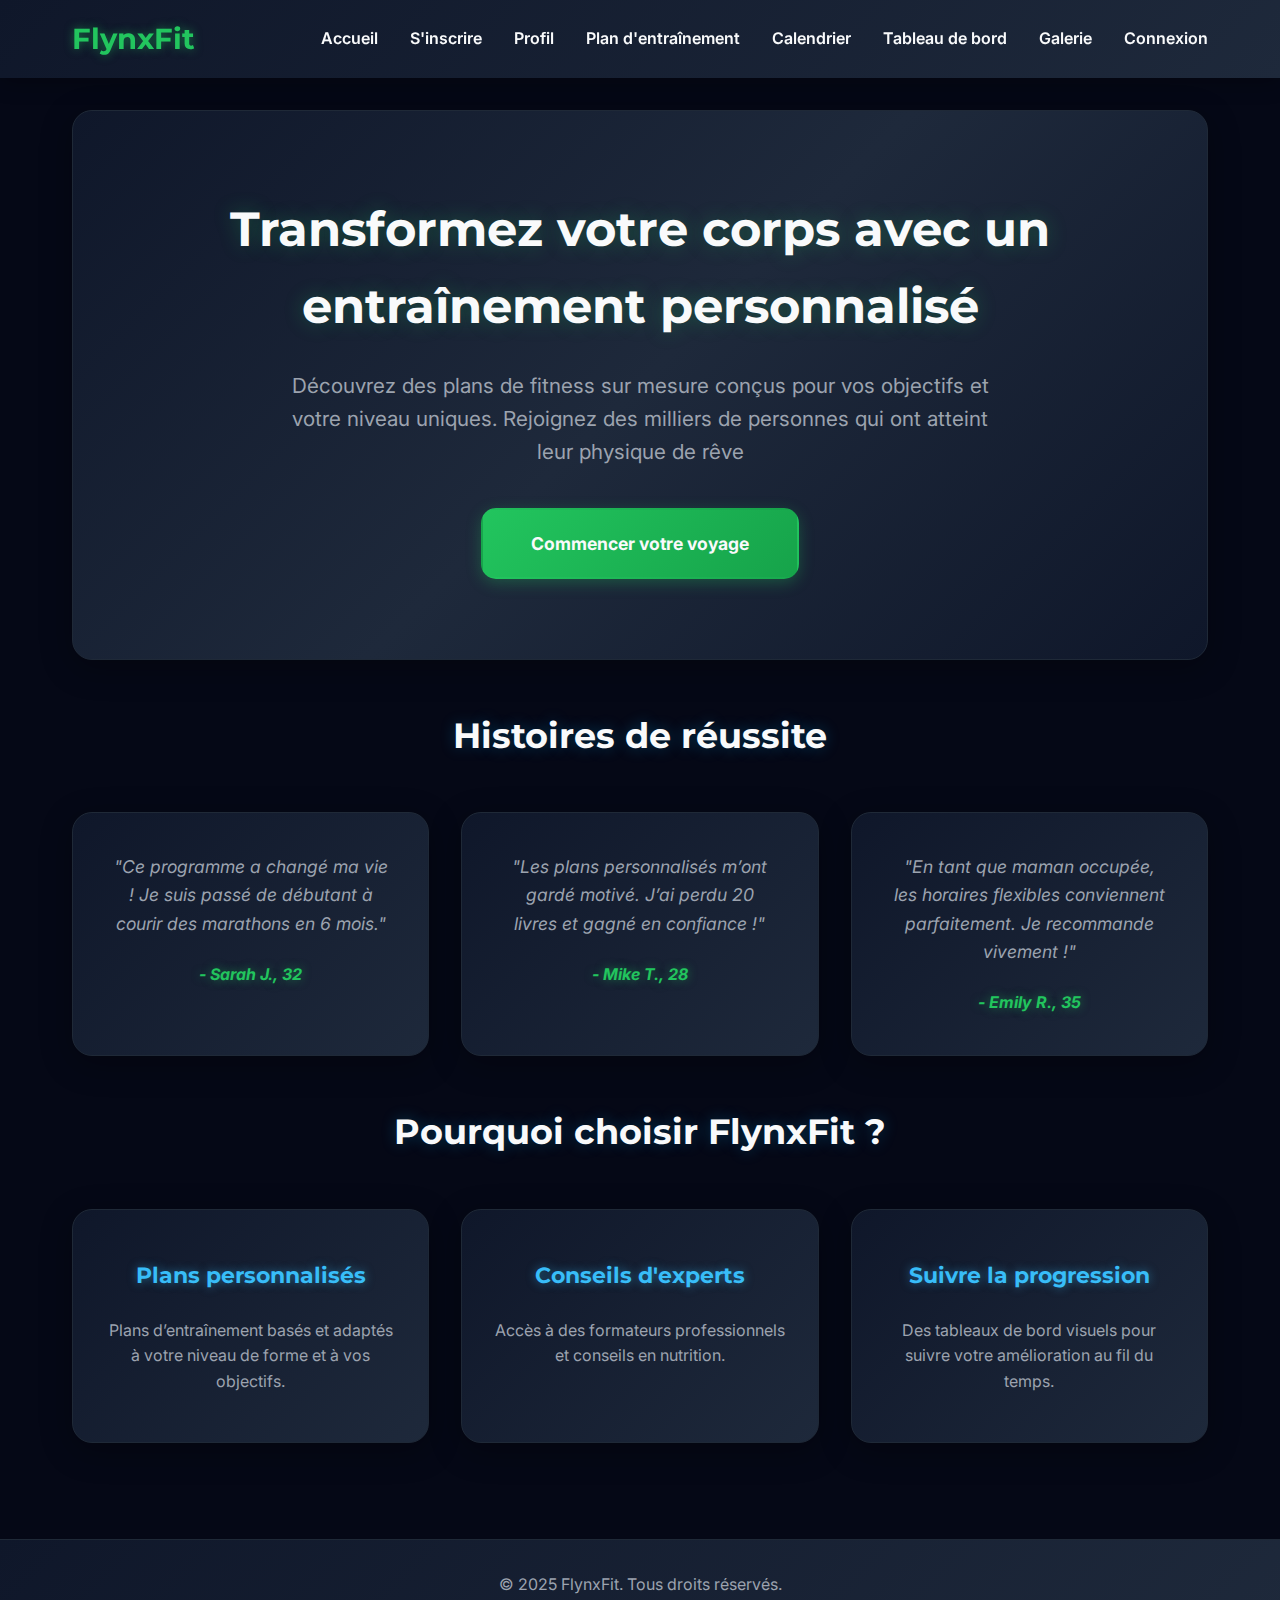
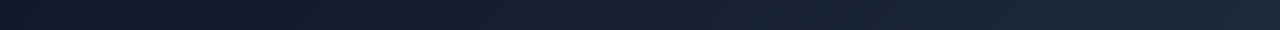
<file: index.html>
<!DOCTYPE html>
<html lang="fr">
  <head>
    <meta charset="UTF-8" />
    <meta name="viewport" content="width=device-width, initial-scale=1.0" />
    <title>Entraînement physique personnalisé</title>
    <link rel="preconnect" href="https://fonts.googleapis.com" />
    <link rel="preconnect" href="https://fonts.gstatic.com" crossorigin />
    <link
      href="https://fonts.googleapis.com/css2?family=Inter:wght@400;600;700&family=Montserrat:wght@400;600;700&display=swap"
      rel="stylesheet"
    />
    <link rel="stylesheet" href="styles.css" />
    <link rel="icon" type="image/png" href="favicon.png">

  </head>
  <body>
    <header>
      <nav>
        <div class="logo">FlynxFit</div>
        <ul>
          <li><a href="index.html">Accueil</a></li>
          <li><a href="register.html">S'inscrire</a></li>
          <li><a href="profile.html">Profil</a></li>
          <li><a href="generator.html">Plan d'entraînement</a></li>
          <li><a href="calendar.html">Calendrier</a></li>
          <li><a href="dashboard.html">Tableau de bord</a></li>
          <li><a href="gallery.html">Galerie</a></li>
        </ul>
      </nav>
    </header>

    <main>
      <section class="hero">
        <h1>Transformez votre corps avec un entraînement personnalisé</h1>
        <p>
          Découvrez des plans de fitness sur mesure conçus pour vos objectifs et
          votre niveau uniques. Rejoignez des milliers de personnes qui ont
          atteint leur physique de rêve
        </p>
        <a href="register.html" class="cta-button">Commencer votre voyage</a>
      </section>

      <section class="testimonials">
        <h2>Histoires de réussite</h2>
        <div class="testimonial-grid">
          <div class="testimonial">
            <p>
              "Ce programme a changé ma vie ! Je suis passé de débutant à courir
              des marathons en 6 mois."
            </p>
            <cite>- Sarah J., 32</cite>
          </div>
          <div class="testimonial">
            <p>
              "Les plans personnalisés m’ont gardé motivé. J’ai perdu 20 livres
              et gagné en confiance !"
            </p>
            <cite>- Mike T., 28</cite>
          </div>
          <div class="testimonial">
            <p>
              "En tant que maman occupée, les horaires flexibles conviennent
              parfaitement. Je recommande vivement !"
            </p>
            <cite>- Emily R., 35</cite>
          </div>
        </div>
      </section>

      <section class="features">
        <h2>Pourquoi choisir FlynxFit ?</h2>
        <div class="feature-grid">
          <div class="feature">
            <h3>Plans personnalisés</h3>
            <p>
              Plans d’entraînement basés et adaptés à votre niveau de forme et à
              vos objectifs.
            </p>
          </div>
          <div class="feature">
            <h3>Conseils d'experts</h3>
            <p>
              Accès à des formateurs professionnels et conseils en nutrition.
            </p>
          </div>
          <div class="feature">
            <h3>Suivre la progression</h3>
            <p>
              Des tableaux de bord visuels pour suivre votre amélioration au fil
              du temps.
            </p>
          </div>
        </div>
      </section>
    </main>

    <footer>
      <p>&copy; 2025 FlynxFit. Tous droits réservés.</p>
    </footer>

    <script src="script.js"></script>
  </body>
</html>
</file>
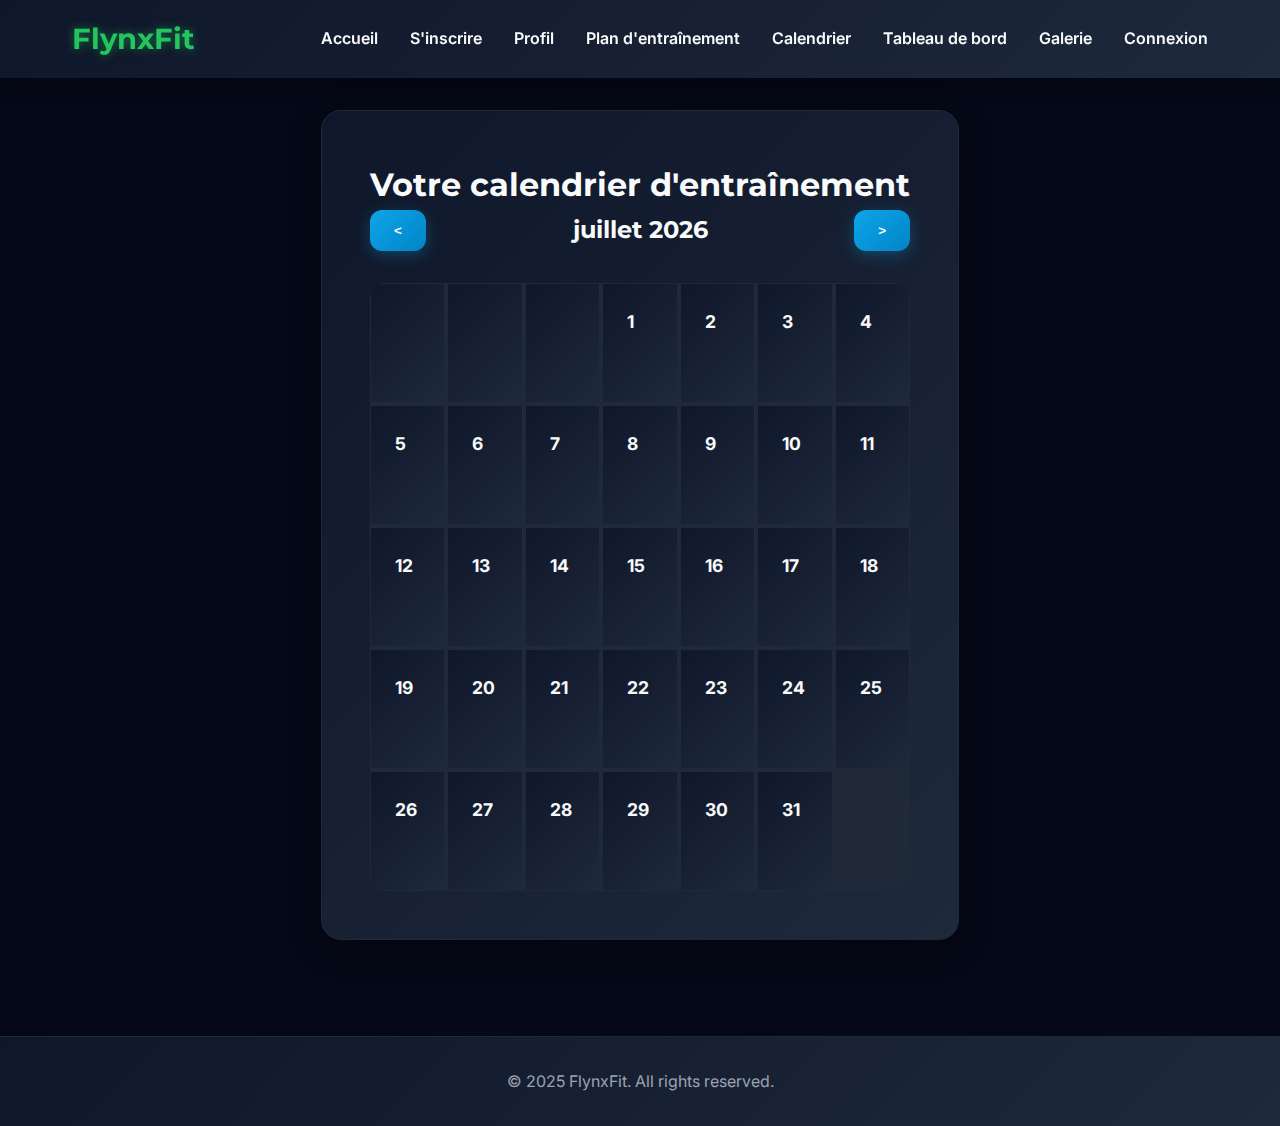
<file: calendar.html>
<!DOCTYPE html>
<html lang="en">
  <head>
    <meta charset="UTF-8" />
    <meta name="viewport" content="width=device-width, initial-scale=1.0" />
    <title>calendrier d'entraînement - FlynxFit</title>
    <link rel="preconnect" href="https://fonts.googleapis.com" />
    <link rel="preconnect" href="https://fonts.gstatic.com" crossorigin />
    <link
      href="https://fonts.googleapis.com/css2?family=Inter:wght@400;600;700&family=Montserrat:wght@400;600;700&display=swap"
      rel="stylesheet"
    />
    <link rel="stylesheet" href="styles.css" />
    <link rel="icon" type="image/png" href="favicon.png">
  </head>
  <body>
    <header>
      <nav>
        <div class="logo">FlynxFit</div>
        <ul>
          <li><a href="index.html">Accueil</a></li>
          <li><a href="register.html">S'inscrire</a></li>
          <li><a href="profile.html">Profil</a></li>
          <li><a href="generator.html">Plan d'entraînement</a></li>
          <li><a href="calendar.html">Calendrier</a></li>
          <li><a href="dashboard.html">Tableau de bord</a></li>
          <li><a href="gallery.html">Galerie</a></li>
        </ul>
      </nav>
    </header>

    <main>
      <section class="calendar-section">
        <h1>Votre calendrier d'entraînement</h1>
        <div class="calendar-controls">
          <button id="prevMonth"><</button>
          <h2 id="monthYear"></h2>
          <button id="nextMonth">></button>
        </div>
        <div class="calendar-grid" id="calendarGrid"></div>
        <div id="workoutModal" class="modal">
          <div class="modal-content">
            <span class="close">&times;</span>
            <h3 id="modalDate"></h3>
            <div id="workoutList"></div>
            <button id="addWorkoutBtn">Ajouter un entraînement</button>
          </div>
        </div>
      </section>
    </main>

    <footer>
      <p>&copy; 2025 FlynxFit. All rights reserved.</p>
    </footer>

    <script src="script.js"></script>
  </body>
</html>
</file>
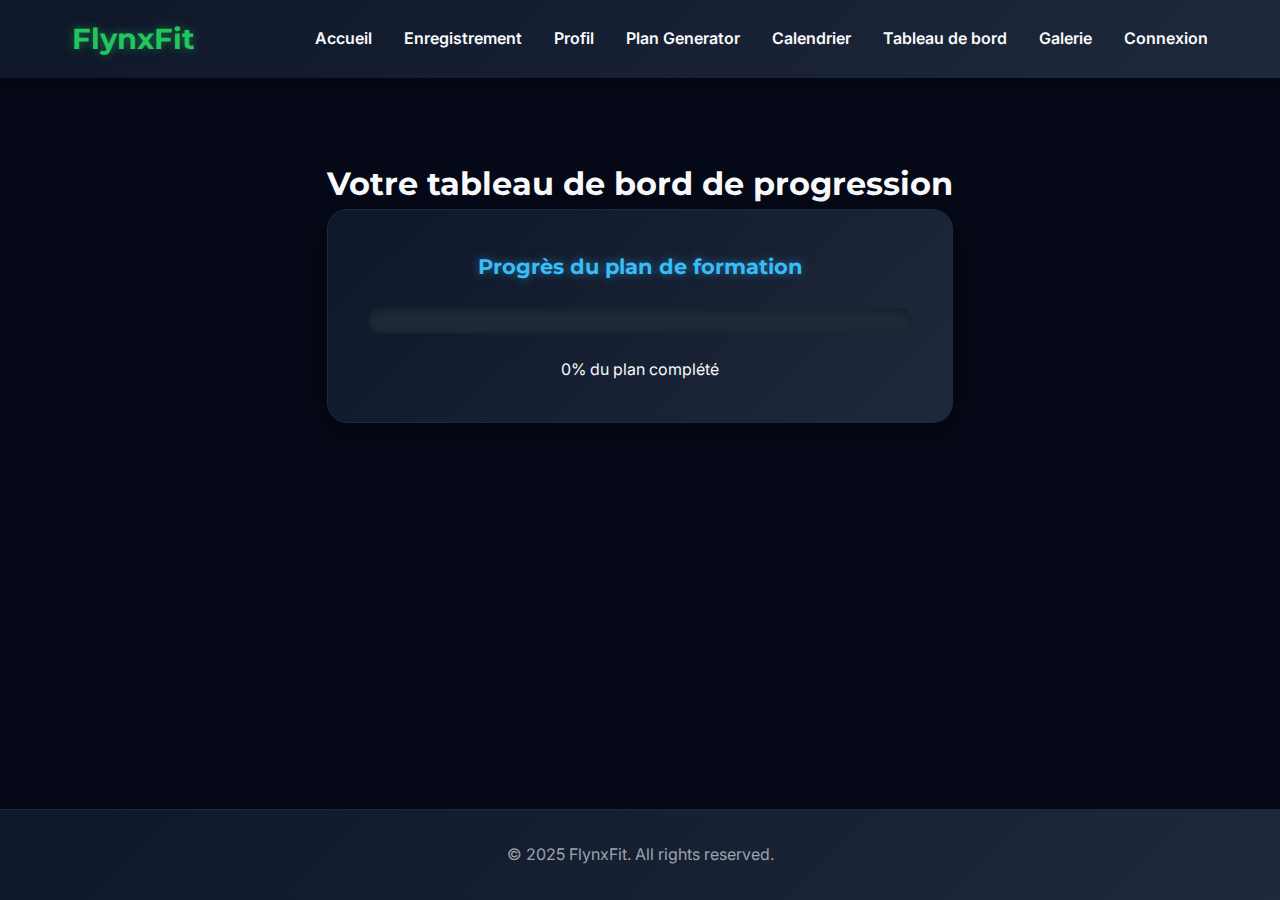
<file: dashboard.html>
<!DOCTYPE html>
<html lang="en">
  <head>
    <meta charset="UTF-8" />
    <meta name="viewport" content="width=device-width, initial-scale=1.0" />
    <title>Tableau de bord de progression - FlynxFit</title>
    <link rel="preconnect" href="https://fonts.googleapis.com" />
    <link rel="preconnect" href="https://fonts.gstatic.com" crossorigin />
    <link
      href="https://fonts.googleapis.com/css2?family=Inter:wght@400;600;700&family=Montserrat:wght@400;600;700&display=swap"
      rel="stylesheet"
    />
    <link rel="stylesheet" href="styles.css" />
  </head>
  <body>
    <header>
      <nav>
        <div class="logo">FlynxFit</div>
        <ul>
          <li><a href="index.html">Accueil</a></li>
          <li><a href="register.html">Enregistrement</a></li>
          <li><a href="profile.html">Profil</a></li>
          <li><a href="generator.html">Plan Generator</a></li>
          <li><a href="calendar.html">Calendrier</a></li>
          <li><a href="dashboard.html">Tableau de bord</a></li>
          <li><a href="gallery.html">Galerie</a></li>
        </ul>
      </nav>
    </header>

    <main>
      <section class="dashboard">
        <h1>Votre tableau de bord de progression</h1>
        <div class="progress-grid">
          <div class="progress-item">
            <h3>Progrès du plan de formation</h3>
            <div class="progress-bar">
              <div
                class="progress-fill"
                id="planProgress"
                style="width: 0%"
              ></div>
            </div>
            <p id="planProgressText">0% du plan complété</p>
          </div>
        </div>
      </section>
    </main>

    <footer>
      <p>&copy; 2025 FlynxFit. All rights reserved.</p>
    </footer>

    <script src="script.js"></script>
  </body>
</html>
</file>
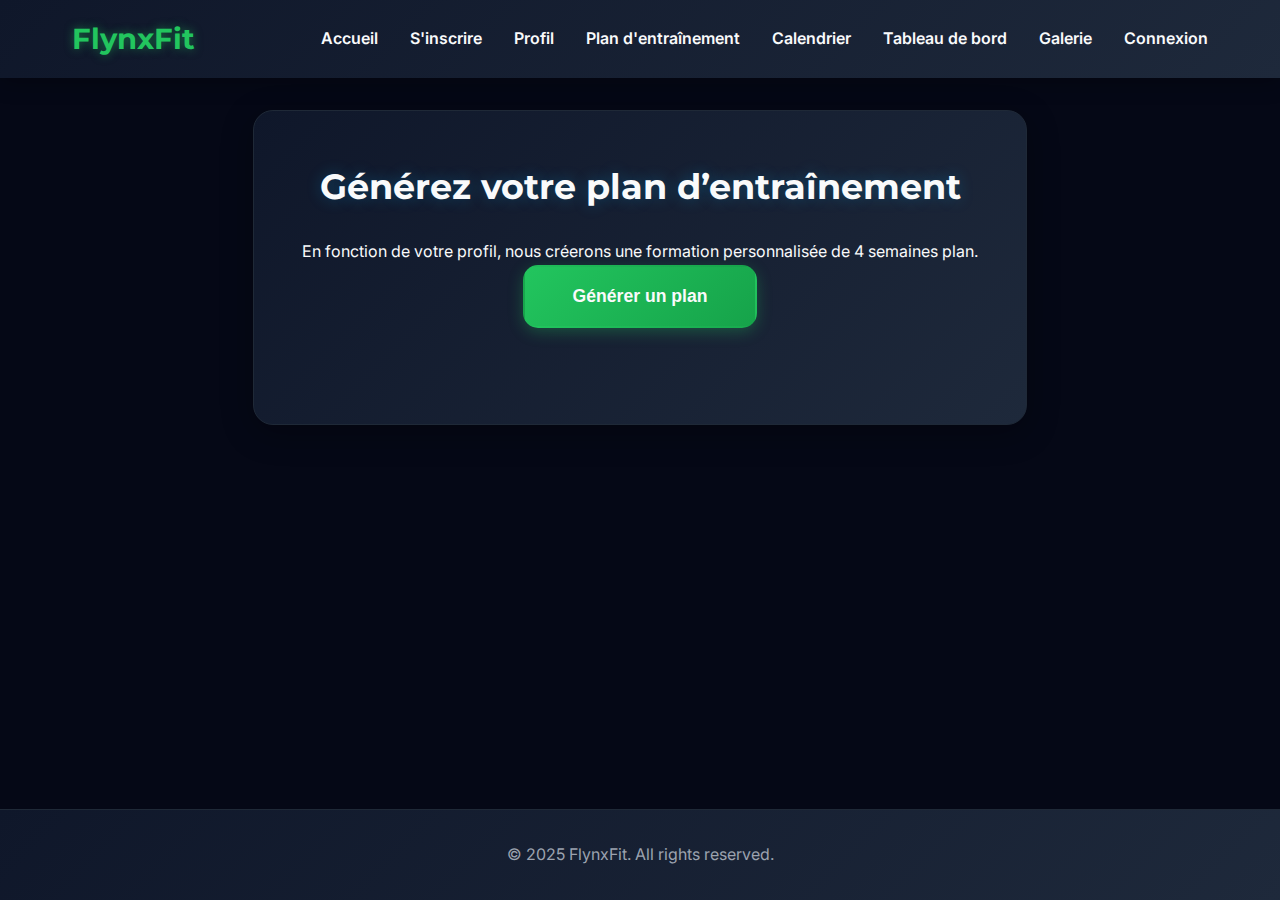
<file: generator.html>
<!DOCTYPE html>
<html lang="en">
  <head>
    <meta charset="UTF-8" />
    <meta name="viewport" content="width=device-width, initial-scale=1.0" />
    <title>Training Plan Generator - FlynxFit</title>
    <link rel="preconnect" href="https://fonts.googleapis.com" />
    <link rel="preconnect" href="https://fonts.gstatic.com" crossorigin />
    <link
      href="https://fonts.googleapis.com/css2?family=Inter:wght@400;600;700&family=Montserrat:wght@400;600;700&display=swap"
      rel="stylesheet"
    />
    <link rel="stylesheet" href="styles.css" />
    <link rel="icon" type="image/png" href="favicon.png">
  <body>
    <header>
      <nav>
        <div class="logo">FlynxFit</div>
        <ul>
          <li><a href="index.html">Accueil</a></li>
          <li><a href="register.html">S'inscrire</a></li>
          <li><a href="profile.html">Profil</a></li>
          <li><a href="generator.html">Plan d'entraînement</a></li>
          <li><a href="calendar.html">Calendrier</a></li>
          <li><a href="dashboard.html">Tableau de bord</a></li>
          <li><a href="gallery.html">Galerie</a></li>
        </ul>
      </nav>
    </header>

    <main>
      <section class="generator">
        <h1>Générez votre plan d’entraînement</h1>
        <p>
          En fonction de votre profil, nous créerons une formation personnalisée
          de 4 semaines plan.
        </p>
        <button id="generateBtn" class="cta-button">Générer un plan</button>
        <button id="deleteBtn" class="cta-button" style="display: none">
          Supprimer le plan
        </button>
        <div id="planDisplay" class="plan-display"></div>
      </section>
    </main>

    <footer>
      <p>&copy; 2025 FlynxFit. All rights reserved.</p>
    </footer>

    <script src="script.js" defer></script>
  </body>
</html>
</file>
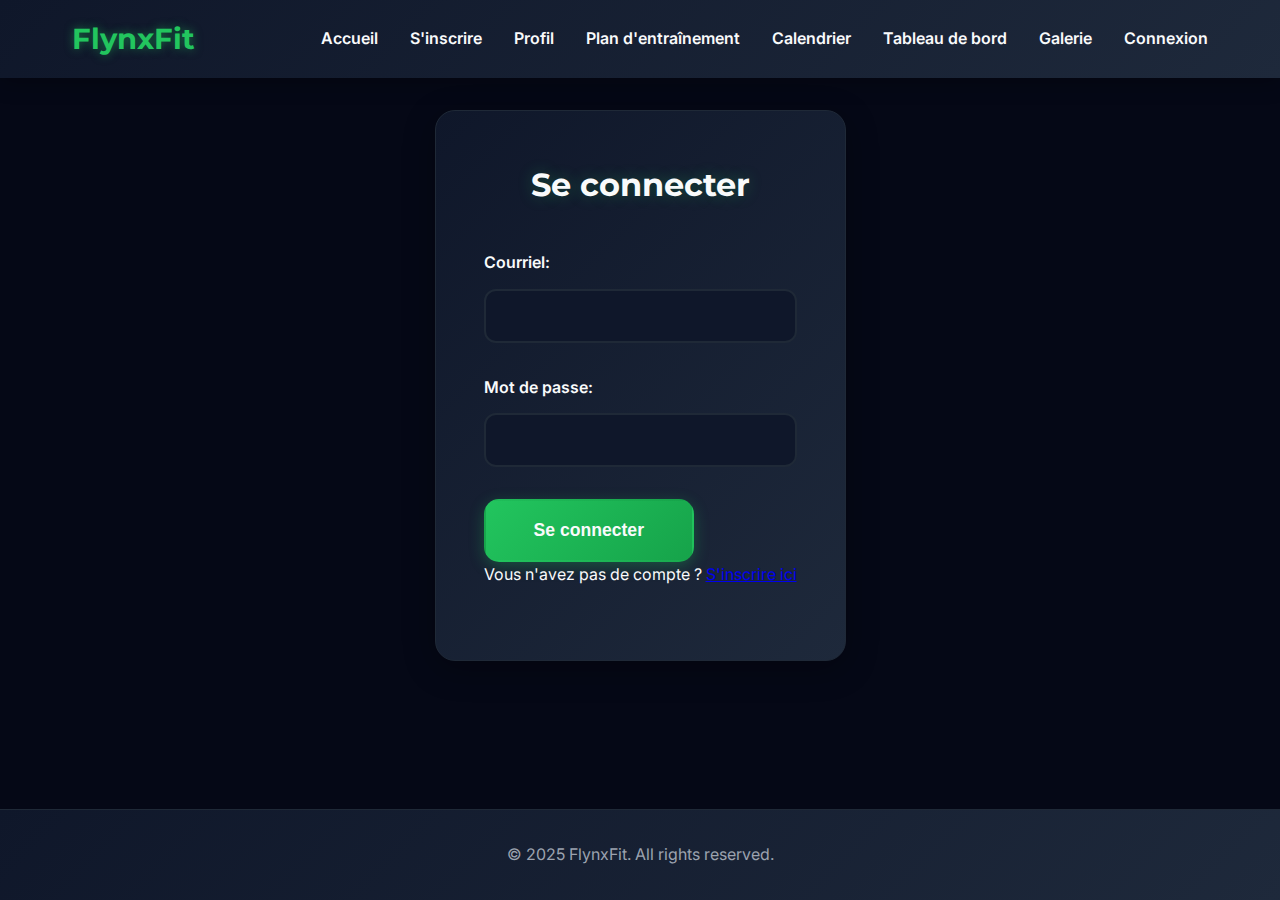
<file: login.html>
<!DOCTYPE html>
<html lang="fr">
  <head>
    <meta charset="UTF-8" />
    <meta name="viewport" content="width=device-width, initial-scale=1.0" />
    <title>Login - FlynxFit</title>
    <link rel="preconnect" href="https://fonts.googleapis.com" />
    <link rel="preconnect" href="https://fonts.gstatic.com" crossorigin />
    <link
      href="https://fonts.googleapis.com/css2?family=Inter:wght@400;600;700&family=Montserrat:wght@400;600;700&display=swap"
      rel="stylesheet"
    />
    <link rel="stylesheet" href="styles.css" />
  </head>
  <body>
    <header>
      <nav>
        <div class="logo">FlynxFit</div>
        <ul>
          <li><a href="index.html">Accueil</a></li>
          <li><a href="register.html">S'inscrire</a></li>
          <li><a href="profile.html">Profil</a></li>
          <li><a href="generator.html">Plan d'entraînement</a></li>
          <li><a href="calendar.html">Calendrier</a></li>
          <li><a href="dashboard.html">Tableau de bord</a></li>
          <li><a href="gallery.html">Galerie</a></li>
        </ul>
      </nav>
    </header>

    <main>
      <section class="register-form">
        <h1>Se connecter</h1>
        <form id="loginForm">
          <div class="form-group">
            <label for="email">Courriel:</label>
            <input type="email" id="email" required />
          </div>
          <div class="form-group">
            <label for="password">Mot de passe:</label>
            <input type="password" id="password" required />
          </div>
          <button type="submit" class="cta-button">Se connecter</button>
        </form>
        <p>
          Vous n'avez pas de compte ? <a href="register.html">S'inscrire ici</a>
        </p>
        <div id="message"></div>
      </section>
    </main>

    <footer>
      <p>&copy; 2025 FlynxFit. All rights reserved.</p>
    </footer>

    <script src="script.js"></script>
  </body>
</html>
</file>
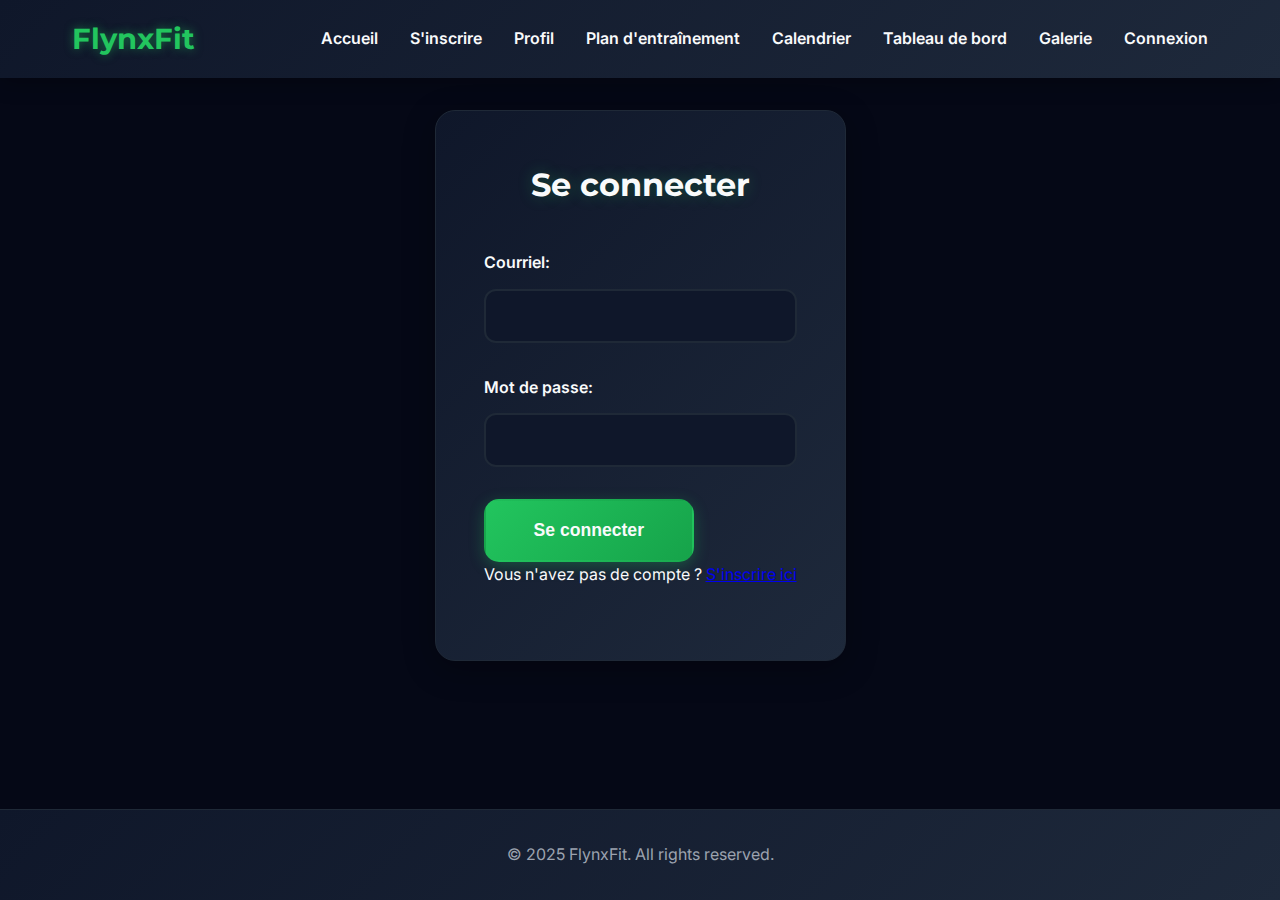
<file: profile.html>
<!DOCTYPE html>
<html lang="en">
  <head>
    <meta charset="UTF-8" />
    <meta name="viewport" content="width=device-width, initial-scale=1.0" />
    <title>Physical Profile - FlynxFit</title>
    <link rel="preconnect" href="https://fonts.googleapis.com" />
    <link rel="preconnect" href="https://fonts.gstatic.com" crossorigin />
    <link
      href="https://fonts.googleapis.com/css2?family=Inter:wght@400;600;700&family=Montserrat:wght@400;600;700&display=swap"
      rel="stylesheet"
    />
    <link rel="stylesheet" href="styles.css" />
    <link rel="icon" type="image/png" href="favicon.png">
  </head>
  <body>
    <header>
      <nav>
        <div class="logo">FlynxFit</div>
        <ul>
          <li><a href="index.html">Accueil</a></li>
          <li><a href="register.html">S'inscrire</a></li>
          <li><a href="profile.html">Profil</a></li>
          <li><a href="generator.html">Plan d'entraînement</a></li>
          <li><a href="calendar.html">Calendrier</a></li>
          <li><a href="dashboard.html">Tableau de bord</a></li>
          <li><a href="gallery.html">Galerie</a></li>
        </ul>
      </nav>
    </header>

    <main>
      <section class="profile-form">
        <h1>Votre profil physique</h1>
        <form id="profileForm">
          <div class="form-group">
            <label for="age">Âge:</label>
            <input type="number" id="age" required />
          </div>
          <div class="form-group">
            <label for="gender">Genre:</label>
            <select id="gender" required>
              <option value="">Sélectionner</option>
              <option value="male">Homme</option>
              <option value="female">Femme</option>
              <option value="other">Autre</option>
            </select>
          </div>
          <div class="form-group">
            <label for="height">Hauteur (cm):</label>
            <input type="number" id="height" required />
          </div>
          <div class="form-group">
            <label for="weight">Poids actuel (lbs):</label>
            <input type="number" id="weight" required />
          </div>
          <div class="form-group">
            <label for="fitnessLevel">Niveau de forme physique:</label>
            <select id="fitnessLevel" required>
              <option value="">Sélectionner</option>
              <option value="beginner">Débutant</option>
              <option value="intermediate">Intermediate</option>
              <option value="advanced">Avancé</option>
            </select>
          </div>
          <div class="form-group">
            <label for="goals">Objectifs de fitness:</label>
            <select id="goals" required>
              <option value="">Sélectionner</option>
              <option value="lose_weight">Perdre du poids</option>
              <option value="build_muscle">Développer la musculature</option>
              <option value="improve_endurance">Améliorer la résistance</option>
              <option value="general_fitness">Fitness général</option>
            </select>
          </div>
          <div class="form-group">
            <label for="medicalConditions"
              >Conditions médicales (si elles existent) :</label
            >
            <textarea id="medicalConditions" rows="3"></textarea>
          </div>
          <div class="form-group">
            <label for="injuries">Blessures ou limitations :</label>
            <textarea id="injuries" rows="3"></textarea>
          </div>
          <div class="form-group">
            <label for="equipment">Équipement disponible :</label>
            <select id="equipment" required>
              <option value="">Sélectionner</option>
              <option value="none">
                Sans équipement (poids du corps uniquement)
              </option>
              <option value="basic">
                Basique (haltères, bandes de résistance)
              </option>
              <option value="full">Accès complet au gymnase</option>
            </select>
          </div>
          <button type="submit" class="cta-button">
            Enregistrer le profil
          </button>
        </form>
        <div id="message"></div>
      </section>
    </main>

    <footer>
      <p>&copy; 2025 FlynxFit. All rights reserved.</p>
    </footer>

    <script src="script.js"></script>
  </body>
</html>
</file>
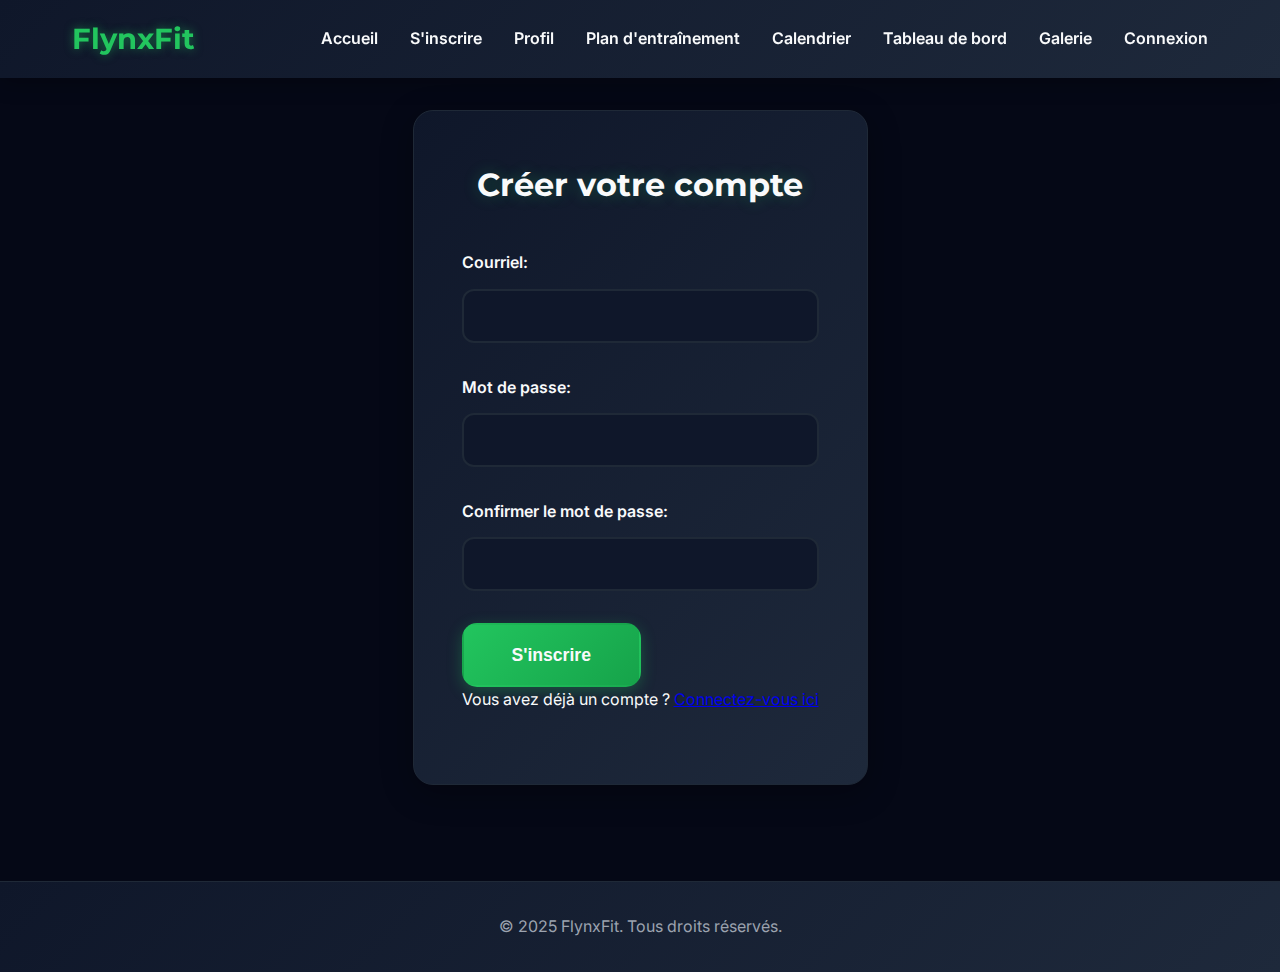
<file: register.html>
<!DOCTYPE html>
<html lang="fr">
  <head>
    <meta charset="UTF-8" />
    <meta name="viewport" content="width=device-width, initial-scale=1.0" />
    <title>Register - FlynxFit</title>
    <link rel="preconnect" href="https://fonts.googleapis.com" />
    <link rel="preconnect" href="https://fonts.gstatic.com" crossorigin />
    <link
      href="https://fonts.googleapis.com/css2?family=Inter:wght@400;600;700&family=Montserrat:wght@400;600;700&display=swap"
      rel="stylesheet"
    />
    <link rel="stylesheet" href="styles.css" />
    <link rel="icon" type="image/png" href="favicon.png">
  </head>
  <body>
    <header>
      <nav>
        <div class="logo">FlynxFit</div>
        <ul>
          <li><a href="index.html">Accueil</a></li>
          <li><a href="register.html">S'inscrire</a></li>
          <li><a href="profile.html">Profil</a></li>
          <li><a href="generator.html">Plan d'entraînement</a></li>
          <li><a href="calendar.html">Calendrier</a></li>
          <li><a href="dashboard.html">Tableau de bord</a></li>
          <li><a href="gallery.html">Galerie</a></li>
        </ul>
      </nav>
    </header>

    <main>
      <section class="register-form">
        <h1>Créer votre compte</h1>
        <form id="registerForm">
          <div class="form-group">
            <label for="email">Courriel:</label>
            <input type="email" id="email" required />
          </div>
          <div class="form-group">
            <label for="password">Mot de passe:</label>
            <input type="password" id="password" required />
          </div>
          <div class="form-group">
            <label for="confirmPassword">Confirmer le mot de passe:</label>
            <input type="password" id="confirmPassword" required />
          </div>
          <button type="submit" class="cta-button">S'inscrire</button>
        </form>
        <p>
          Vous avez déjà un compte ? <a href="login.html">Connectez-vous ici</a>
        </p>
        <div id="message"></div>
      </section>
    </main>

    <footer>
      <p>&copy; 2025 FlynxFit. Tous droits réservés.</p>
    </footer>

    <script>
      // Registration logic using localStorage
      document
        .getElementById("registerForm")
        .addEventListener("submit", (e) => {
          e.preventDefault();
          const email = document.getElementById("email").value;
          const password = document.getElementById("password").value;
          const confirmPassword =
            document.getElementById("confirmPassword").value;

          if (password !== confirmPassword) {
            document.getElementById("message").textContent =
              "Les mots de passe ne correspondent pas";
            return;
          }

          // Get existing users
          let users = JSON.parse(localStorage.getItem("users")) || [];

          // Check if user already exists
          if (users.find((user) => user.email === email)) {
            document.getElementById("message").textContent =
              "Un utilisateur avec cet email existe déjà";
            return;
          }

          // Add new user
          users.push({ email, password });
          localStorage.setItem("users", JSON.stringify(users));

          document.getElementById("message").textContent =
            "Inscription réussie ! Redirection...";
          setTimeout(() => {
            window.location.href = "profile.html";
          }, 2000);
        });
    </script>
    <script src="script.js"></script>
  </body>
</html>
</file>
<file: styles.css>
/* Reset and base styles */
* {
  margin: 0;
  padding: 0;
  box-sizing: border-box;
}
html,
body {
  height: 100%;
}

body {
  font-family: "Inter", sans-serif;
  line-height: 1.6;
  color: #f9fafb;
  background-color: #050816;
  display: flex;
  flex-direction: column;
}

h1,
h2,
h3 {
  font-family: "Montserrat", sans-serif;
  font-weight: 700;
}

/* Header */
header {
  background: linear-gradient(135deg, #0f172a 0%, #1e293b 100%);
  padding: 1rem 0;
  position: sticky;
  top: 0;
  z-index: 100;
  box-shadow: 0 4px 20px rgba(0, 0, 0, 0.3);
}

nav {
  max-width: 1200px;
  margin: 0 auto;
  display: flex;
  justify-content: space-between;
  align-items: center;
  padding: 0 2rem;
}

.logo {
  font-family: "Montserrat", sans-serif;
  font-size: 1.8rem;
  font-weight: 700;
  color: #22c55e;
  text-shadow: 0 0 10px rgba(34, 197, 94, 0.5);
}

nav ul {
  display: flex;
  list-style: none;
}

nav ul li {
  margin-left: 2rem;
}

nav ul li a {
  text-decoration: none;
  color: #f9fafb;
  font-weight: 600;
  transition: all 0.3s ease;
  position: relative;
}

nav ul li a::after {
  content: "";
  position: absolute;
  width: 0;
  height: 2px;
  bottom: -5px;
  left: 0;
  background: linear-gradient(90deg, #22c55e, #38bdf8);
  transition: width 0.3s ease;
}

nav ul li a:hover::after {
  width: 100%;
}

nav ul li a:hover {
  color: #38bdf8;
  text-shadow: 0 0 8px rgba(56, 189, 248, 0.5);
}

/* Main content */
main {
  flex: 1;
  max-width: 1200px;
  margin: 0 auto;
  padding: 2rem;
}

/* Hero section */
.hero {
  text-align: center;
  padding: 5rem 0;
  background: linear-gradient(135deg, #0f172a 0%, #1e293b 50%, #0f172a 100%);
  border-radius: 20px;
  margin-bottom: 3rem;
  box-shadow: 0 8px 32px rgba(0, 0, 0, 0.3);
  border: 1px solid #1f2937;
}

.hero h1 {
  font-size: 3rem;
  margin-bottom: 1.5rem;
  color: #f9fafb;
  text-shadow: 0 0 20px rgba(34, 197, 94, 0.3);
}

.hero p {
  font-size: 1.3rem;
  margin-bottom: 2.5rem;
  max-width: 700px;
  margin-left: auto;
  margin-right: auto;
  color: #9ca3af;
}

.cta-button {
  display: inline-block;
  background: linear-gradient(135deg, #22c55e 0%, #16a34a 100%);
  color: #f9fafb;
  padding: 1.2rem 3rem;
  text-decoration: none;
  border-radius: 15px;
  font-weight: 700;
  font-size: 1.1rem;
  transition: all 0.3s ease;
  box-shadow: 0 4px 15px rgba(34, 197, 94, 0.3);
  border: 2px solid transparent;
}

.cta-button:hover {
  background: linear-gradient(135deg, #16a34a 0%, #22c55e 100%);
  box-shadow: 0 6px 20px rgba(34, 197, 94, 0.5);
  transform: translateY(-2px);
  border-color: #38bdf8;
}

/* Testimonials */
.testimonials {
  margin-bottom: 3rem;
}

.testimonials h2 {
  text-align: center;
  margin-bottom: 3rem;
  color: #f9fafb;
  font-size: 2.2rem;
  text-shadow: 0 0 15px rgba(14, 165, 233, 0.3);
}

.testimonial-grid {
  display: grid;
  grid-template-columns: repeat(auto-fit, minmax(350px, 1fr));
  gap: 2rem;
}

.testimonial {
  background: linear-gradient(135deg, #0f172a 0%, #1e293b 100%);
  padding: 2.5rem;
  border-radius: 20px;
  text-align: center;
  box-shadow: 0 8px 32px rgba(0, 0, 0, 0.3);
  border: 1px solid #1f2937;
  transition: all 0.3s ease;
}

.testimonial:hover {
  transform: translateY(-5px);
  box-shadow: 0 12px 40px rgba(0, 0, 0, 0.4);
  border-color: #38bdf8;
}

.testimonial p {
  font-style: italic;
  margin-bottom: 1.5rem;
  color: #9ca3af;
  font-size: 1.1rem;
}

.testimonial cite {
  font-weight: 700;
  color: #22c55e;
  font-size: 1rem;
  text-shadow: 0 0 10px rgba(34, 197, 94, 0.5);
}

/* Features */
.features h2 {
  text-align: center;
  margin-bottom: 3rem;
  color: #f9fafb;
  font-size: 2.2rem;
  text-shadow: 0 0 15px rgba(14, 165, 233, 0.3);
}

.feature-grid {
  display: grid;
  grid-template-columns: repeat(auto-fit, minmax(300px, 1fr));
  gap: 2rem;
}

.feature {
  text-align: center;
  padding: 3rem 2rem;
  background: linear-gradient(135deg, #0f172a 0%, #1e293b 100%);
  border-radius: 20px;
  box-shadow: 0 8px 32px rgba(0, 0, 0, 0.3);
  border: 1px solid #1f2937;
  transition: all 0.3s ease;
}

.feature:hover {
  transform: translateY(-5px);
  box-shadow: 0 12px 40px rgba(0, 0, 0, 0.4);
  border-color: #0ea5e9;
}

.feature h3 {
  margin-bottom: 1.5rem;
  color: #38bdf8;
  font-size: 1.4rem;
  text-shadow: 0 0 10px rgba(56, 189, 248, 0.5);
}

.feature p {
  color: #9ca3af;
  font-size: 1rem;
}

/* Footer */
footer {
  background: linear-gradient(135deg, #0f172a 0%, #1e293b 100%);
  text-align: center;
  padding: 2rem 0;
  margin-top: 4rem;
  border-top: 1px solid #1f2937;
}

footer p {
  color: #9ca3af;
}

/* Forms */
.register-form,
.profile-form {
  max-width: 600px;
  margin: 0 auto;
  padding: 3rem;
  background: linear-gradient(135deg, #0f172a 0%, #1e293b 100%);
  border-radius: 20px;
  box-shadow: 0 8px 32px rgba(0, 0, 0, 0.3);
  border: 1px solid #1f2937;
}

.register-form h1,
.profile-form h1 {
  text-align: center;
  margin-bottom: 2.5rem;
  color: #f9fafb;
  font-size: 2rem;
  text-shadow: 0 0 15px rgba(34, 197, 94, 0.3);
}

.form-group {
  margin-bottom: 2rem;
}

.form-group label {
  display: block;
  margin-bottom: 0.8rem;
  font-weight: 600;
  color: #f9fafb;
  font-size: 1rem;
}

.form-group input,
.form-group select,
.form-group textarea {
  width: 100%;
  padding: 1rem;
  border: 2px solid #1f2937;
  border-radius: 12px;
  font-size: 1rem;
  background-color: #0f172a;
  color: #f9fafb;
  transition: all 0.3s ease;
}

.form-group input:focus,
.form-group select:focus,
.form-group textarea:focus {
  outline: none;
  border-color: #38bdf8;
  box-shadow: 0 0 15px rgba(56, 189, 248, 0.3);
}

.form-group input::placeholder,
.form-group textarea::placeholder {
  color: #9ca3af;
}

#message {
  margin-top: 1.5rem;
  text-align: center;
  font-weight: 600;
  color: #22c55e;
  text-shadow: 0 0 10px rgba(34, 197, 94, 0.5);
}

/* Generator */
.generator {
  text-align: center;
  padding: 3rem;
  background: linear-gradient(135deg, #0f172a 0%, #1e293b 100%);
  border-radius: 20px;
  box-shadow: 0 8px 32px rgba(0, 0, 0, 0.3);
  border: 1px solid #1f2937;
}

.generator h1 {
  margin-bottom: 1.5rem;
  color: #f9fafb;
  font-size: 2.2rem;
  text-shadow: 0 0 15px rgba(14, 165, 233, 0.3);
}

.plan-display {
  margin-top: 3rem;
  text-align: left;
  max-width: 900px;
  margin-left: auto;
  margin-right: auto;
}

.plan-week {
  background: linear-gradient(135deg, #0f172a 0%, #1e293b 100%);
  padding: 2rem;
  margin-bottom: 1.5rem;
  border-radius: 15px;
  box-shadow: 0 4px 20px rgba(0, 0, 0, 0.2);
  border: 1px solid #1f2937;
}

.plan-week h3 {
  color: #22c55e;
  margin-bottom: 1rem;
  font-size: 1.3rem;
  text-shadow: 0 0 10px rgba(34, 197, 94, 0.5);
}

.plan-day {
  margin-bottom: 0.8rem;
  padding-left: 1.5rem;
  color: #9ca3af;
  border-left: 3px solid #38bdf8;
  padding-left: 1rem;
}

/* Calendar */
.calendar-section {
  padding: 3rem;
  background: linear-gradient(135deg, #0f172a 0%, #1e293b 100%);
  border-radius: 20px;
  box-shadow: 0 8px 32px rgba(0, 0, 0, 0.3);
  border: 1px solid #1f2937;
}

.calendar-controls {
  display: flex;
  justify-content: space-between;
  align-items: center;
  margin-bottom: 2rem;
}

.calendar-controls button {
  background: linear-gradient(135deg, #0ea5e9 0%, #0284c7 100%);
  color: #f9fafb;
  border: none;
  padding: 0.8rem 1.5rem;
  border-radius: 12px;
  cursor: pointer;
  font-weight: 600;
  transition: all 0.3s ease;
  box-shadow: 0 4px 15px rgba(14, 165, 233, 0.3);
}

.calendar-controls button:hover {
  background: linear-gradient(135deg, #0284c7 0%, #0ea5e9 100%);
  box-shadow: 0 6px 20px rgba(14, 165, 233, 0.5);
  transform: translateY(-2px);
}

.calendar-grid {
  display: grid;
  grid-template-columns: repeat(7, 1fr);
  gap: 2px;
  background-color: #1f2937;
  border-radius: 15px;
  overflow: hidden;
}

.calendar-day {
  background: linear-gradient(135deg, #0f172a 0%, #1e293b 100%);
  padding: 1.5rem;
  min-height: 120px;
  cursor: pointer;
  transition: all 0.3s ease;
  border: 1px solid #1f2937;
}

.calendar-day:hover {
  background: linear-gradient(135deg, #1e293b 0%, #0f172a 100%);
  box-shadow: inset 0 0 20px rgba(56, 189, 248, 0.1);
}

.calendar-day.has-workout {
  background: linear-gradient(135deg, #22c55e 0%, #16a34a 100%);
  box-shadow: 0 0 15px rgba(34, 197, 94, 0.3);
}

.day-number {
  font-weight: 700;
  margin-bottom: 0.8rem;
  color: #f9fafb;
  font-size: 1.1rem;
}

.workout-item {
  font-size: 0.85rem;
  margin-bottom: 0.3rem;
  color: #f9fafb;
  background-color: rgba(56, 189, 248, 0.1);
  padding: 0.3rem 0.6rem;
  border-radius: 8px;
  border: 1px solid #38bdf8;
}

.completion-checkbox {
  margin-top: 0.5rem;
  accent-color: #22c55e;
}

/* Modal */
.modal {
  display: none;
  position: fixed;
  z-index: 1000;
  left: 0;
  top: 0;
  width: 100%;
  height: 100%;
  background-color: rgba(5, 8, 22, 0.8);
  backdrop-filter: blur(5px);
}

.modal-content {
  background: linear-gradient(135deg, #0f172a 0%, #1e293b 100%);
  margin: 10% auto;
  padding: 3rem;
  border-radius: 20px;
  width: 90%;
  max-width: 600px;
  box-shadow: 0 20px 60px rgba(0, 0, 0, 0.5);
  border: 1px solid #1f2937;
}

.close {
  color: #9ca3af;
  float: right;
  font-size: 32px;
  font-weight: bold;
  cursor: pointer;
  transition: color 0.3s ease;
}

.close:hover {
  color: #38bdf8;
}

/* Dashboard */
.dashboard {
  padding: 3rem;
}

.progress-grid {
  display: grid;
  grid-template-columns: repeat(auto-fit, minmax(300px, 1fr));
  gap: 2rem;
  margin-bottom: 4rem;
}

.progress-item {
  background: linear-gradient(135deg, #0f172a 0%, #1e293b 100%);
  padding: 2.5rem;
  border-radius: 20px;
  text-align: center;
  box-shadow: 0 8px 32px rgba(0, 0, 0, 0.3);
  border: 1px solid #1f2937;
  transition: all 0.3s ease;
}

.progress-item:hover {
  transform: translateY(-5px);
  box-shadow: 0 12px 40px rgba(0, 0, 0, 0.4);
  border-color: #22c55e;
}

.progress-item h3 {
  margin-bottom: 1.5rem;
  color: #38bdf8;
  font-size: 1.3rem;
  text-shadow: 0 0 10px rgba(56, 189, 248, 0.5);
}

.progress-bar {
  background-color: #1f2937;
  border-radius: 15px;
  height: 25px;
  margin-bottom: 1.5rem;
  overflow: hidden;
  box-shadow: inset 0 2px 10px rgba(0, 0, 0, 0.3);
}

.progress-fill {
  background: linear-gradient(90deg, #22c55e 0%, #38bdf8 100%);
  height: 100%;
  border-radius: 15px;
  transition: width 1s ease;
  box-shadow: 0 0 15px rgba(34, 197, 94, 0.5);
}

.milestones {
  background: linear-gradient(135deg, #0f172a 0%, #1e293b 100%);
  padding: 3rem;
  border-radius: 20px;
  box-shadow: 0 8px 32px rgba(0, 0, 0, 0.3);
  border: 1px solid #1f2937;
}

.milestones h2 {
  color: #f9fafb;
  margin-bottom: 2rem;
  font-size: 2rem;
  text-shadow: 0 0 15px rgba(34, 197, 94, 0.3);
}

.milestones ul {
  list-style: none;
  padding: 0;
}

.milestones li {
  padding: 1rem 0;
  border-bottom: 1px solid #1f2937;
  color: #9ca3af;
  font-size: 1.1rem;
  transition: all 0.3s ease;
}

.milestones li:hover {
  color: #22c55e;
  border-bottom-color: #22c55e;
  padding-left: 1rem;
}

/* Gallery */
.gallery {
  padding: 3rem;
}

.category-tabs {
  display: flex;
  justify-content: center;
  margin-bottom: 3rem;
  flex-wrap: wrap;
}

.tab-btn {
  background: linear-gradient(135deg, #0f172a 0%, #1e293b 100%);
  border: 2px solid #1f2937;
  padding: 1rem 2rem;
  margin: 0 0.5rem;
  border-radius: 15px;
  cursor: pointer;
  font-weight: 600;
  color: #f9fafb;
  transition: all 0.3s ease;
  font-size: 1rem;
}

.tab-btn.active {
  background: linear-gradient(135deg, #22c55e 0%, #16a34a 100%);
  border-color: #22c55e;
  box-shadow: 0 4px 15px rgba(34, 197, 94, 0.3);
  color: #f9fafb;
}

.tab-btn:hover {
  border-color: #38bdf8;
  box-shadow: 0 4px 15px rgba(56, 189, 248, 0.3);
}

.exercise-grid {
  display: grid;
  grid-template-columns: repeat(auto-fit, minmax(280px, 1fr));
  gap: 2rem;
}

.exercise-card {
  background: linear-gradient(135deg, #0f172a 0%, #1e293b 100%);
  padding: 2rem;
  border-radius: 20px;
  text-align: center;
  box-shadow: 0 8px 32px rgba(0, 0, 0, 0.3);
  border: 1px solid #1f2937;
  transition: all 0.3s ease;
}

.exercise-card:hover {
  transform: translateY(-5px);
  box-shadow: 0 12px 40px rgba(0, 0, 0, 0.4);
  border-color: #0ea5e9;
}

.exercise-card img {
  width: 100%;
  height: 180px;
  object-fit: cover;
  border-radius: 12px;
  margin-bottom: 1.5rem;
  border: 2px solid #1f2937;
}

.exercise-card h3 {
  color: #38bdf8;
  margin-bottom: 1rem;
  font-size: 1.3rem;
  text-shadow: 0 0 10px rgba(56, 189, 248, 0.5);
}

.exercise-card p {
  font-size: 0.95rem;
  color: #9ca3af;
}

/* Responsive design */
@media (max-width: 768px) {
  nav {
    flex-direction: column;
    align-items: flex-start;
  }

  nav ul {
    margin-top: 1rem;
    flex-wrap: wrap;
  }

  nav ul li {
    margin-left: 0;
    margin-right: 1rem;
  }

  .hero h1 {
    font-size: 2.2rem;
  }

  .hero p {
    font-size: 1.1rem;
  }

  main {
    padding: 1rem;
  }

  .testimonial-grid,
  .feature-grid,
  .progress-grid,
  .exercise-grid {
    grid-template-columns: 1fr;
  }

  .calendar-grid {
    grid-template-columns: repeat(7, 1fr);
    font-size: 0.8rem;
  }

  .calendar-day {
    padding: 0.8rem;
    min-height: 80px;
  }
}
</file>
